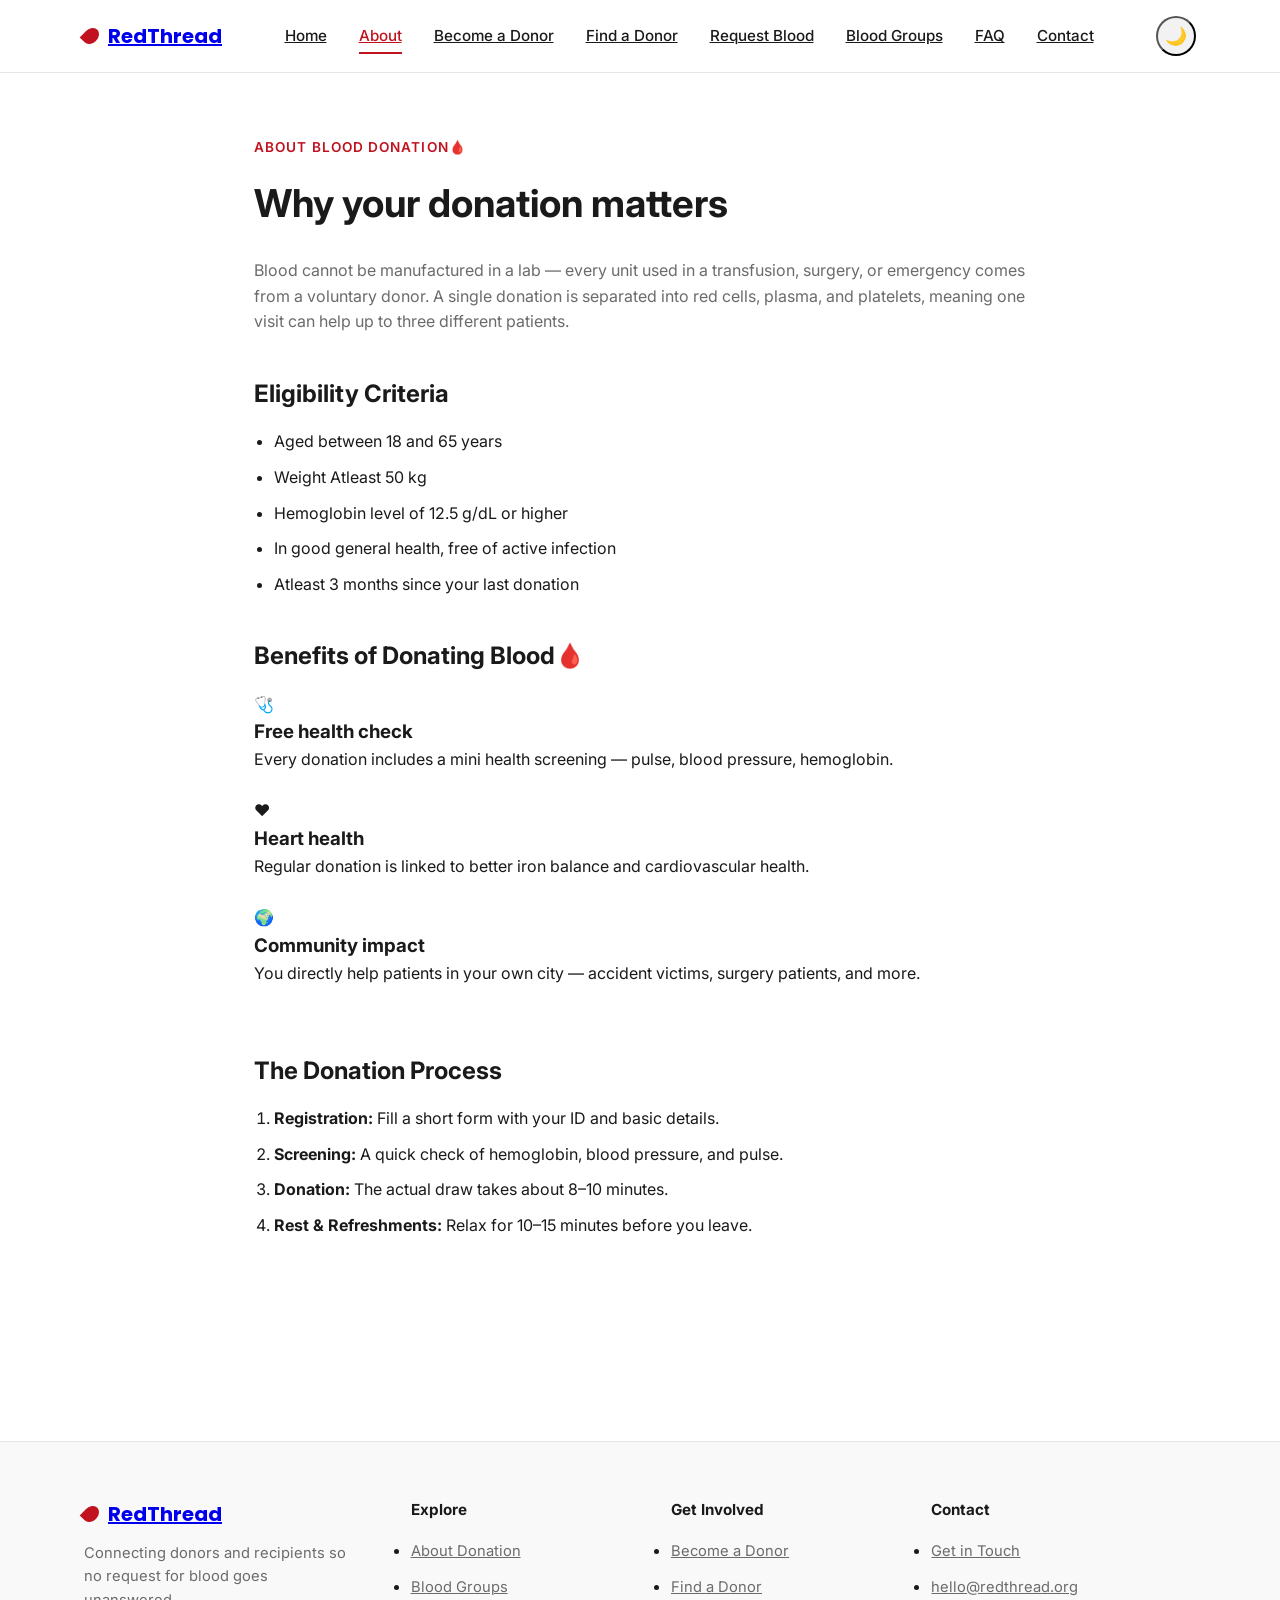
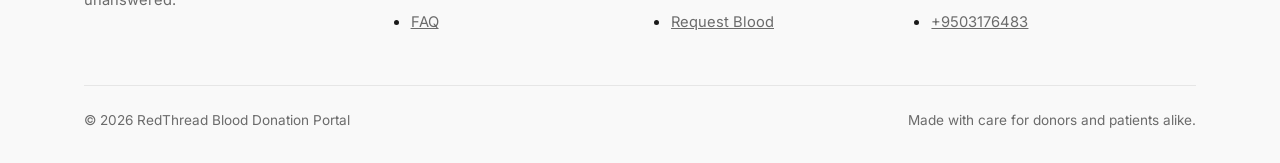
<file: about.html>
<!DOCTYPE html>
<html lang="en">
<head>
  <meta charset="UTF-8" />
  <meta name="viewport" content="width=device-width, initial-scale=1.0" />
  <title>About | RedThread</title>
  <link rel="stylesheet" href="css/style.css" />
  <link rel="stylesheet" href="css/responsive.css" />
</head>
<body>

  <header class="navbar">
    <div class="container">
      <a href="index.html" class="nav-logo">
        <span class="drop"></span>
        RedThread
      </a>

      <nav class="nav-links">
        <a href="index.html">Home</a>
        <a href="about.html">About</a>
        <a href="donor.html">Become a Donor</a>
        <a href="finddonor.html">Find a Donor</a>
        <a href="request.html">Request Blood</a>
        <a href="bloodgroups.html">Blood Groups</a>
        <a href="faq.html">FAQ</a>
        <a href="contact.html">Contact</a>
      </nav>

      <div class="nav-actions">
        <button class="theme-toggle" aria-label="Toggle dark mode">🌙</button>
        <button class="nav-toggle" aria-label="Open menu">
          <span></span><span></span><span></span>
        </button>
      </div>
    </div>
  </header>

  <main>
    <section class="section" style="padding-top:64px;">
      <div class="container" style="max-width:820px;">
        <p class="eyebrow">About Blood Donation🩸</p>
        <h1 style="font-size:2.4rem; margin:14px 0 24px;">Why your donation matters</h1>
        <p style="color:var(--color-gray-dark); margin-bottom:40px;">Blood cannot be manufactured in a lab — every unit used in a transfusion, surgery, or emergency comes from a voluntary donor. A single donation is separated into red cells, plasma, and platelets, meaning one visit can help up to three different patients.</p>

        <h2 style="margin-bottom:16px;">Eligibility Criteria</h2>
        <ul style="color:var(--color-text); margin-bottom:40px; padding-left:20px; list-style:disc;">
          <li style="margin-bottom:10px;">Aged between 18 and 65 years</li>
          <li style="margin-bottom:10px;">Weight Atleast 50 kg</li>
          <li style="margin-bottom:10px;">Hemoglobin level of 12.5 g/dL or higher</li>
          <li style="margin-bottom:10px;">In good general health, free of active infection</li>
          <li style="margin-bottom:10px;">Atleast 3 months since your last donation</li>
        </ul>

        <h2 style="margin-bottom:16px;">Benefits of Donating Blood🩸</h2>
        <div class="features-grid" style="margin-bottom:40px;">
          <div class="feature-card"><div class="feature-icon">🩺</div><h3>Free health check</h3><p>Every donation includes a mini health screening — pulse, blood pressure, hemoglobin.</p></div><br>
          <div class="feature-card"><div class="feature-icon">❤️</div><h3>Heart health</h3><p>Regular donation is linked to better iron balance and cardiovascular health.</p></div><br>
          <div class="feature-card"><div class="feature-icon">🌍</div><h3>Community impact</h3><p>You directly help patients in your own city — accident victims, surgery patients, and more.</p></div><br>
        </div>

        <h2 style="margin-bottom:16px;">The Donation Process</h2>
        <ol style="color:var(--color-text); padding-left:20px; list-style:decimal;">
          <li style="margin-bottom:10px;"><strong>Registration:</strong> Fill a short form with your ID and basic details.</li>
          <li style="margin-bottom:10px;"><strong>Screening:</strong> A quick check of hemoglobin, blood pressure, and pulse.</li>
          <li style="margin-bottom:10px;"><strong>Donation:</strong> The actual draw takes about 8–10 minutes.</li>
          <li style="margin-bottom:10px;"><strong>Rest & Refreshments:</strong> Relax for 10–15 minutes before you leave.</li>
        </ol>
      </div>
    </section>
  </main>

  <footer class="footer">
    <div class="container">
      <div class="footer-grid">
        <div class="footer-brand">
          <a href="index.html" class="nav-logo">
            <span class="drop"></span>
            RedThread
          </a>
          <p>Connecting donors and recipients so no request for blood goes unanswered.</p>
        </div>

        <div>
          <h4>Explore</h4>
          <ul>
            <li><a href="about.html">About Donation</a></li>
            <li><a href="bloodgroups.html">Blood Groups</a></li>
            <li><a href="faq.html">FAQ</a></li>
          </ul>
        </div>

        <div>
          <h4>Get Involved</h4>
          <ul>
            <li><a href="donor.html">Become a Donor</a></li>
            <li><a href="finddonor.html">Find a Donor</a></li>
            <li><a href="request.html">Request Blood</a></li>
          </ul>
        </div>

        <div>
          <h4>Contact</h4>
          <ul>
            <li><a href="contact.html">Get in Touch</a></li>
            <li><a href="mailto:hello@redthread.org">hello@redthread.org</a></li>
            <li><a href="tel:+9503176483">+9503176483</a></li>
          </ul>
        </div>
      </div>

      <div class="footer-bottom">
        <span>© 2026 RedThread Blood Donation Portal</span>
        <span>Made with care for donors and patients alike.</span>
      </div>
    </div>
  </footer>

  <script src="js/script.js"></script>
</body>
</html>
</file>
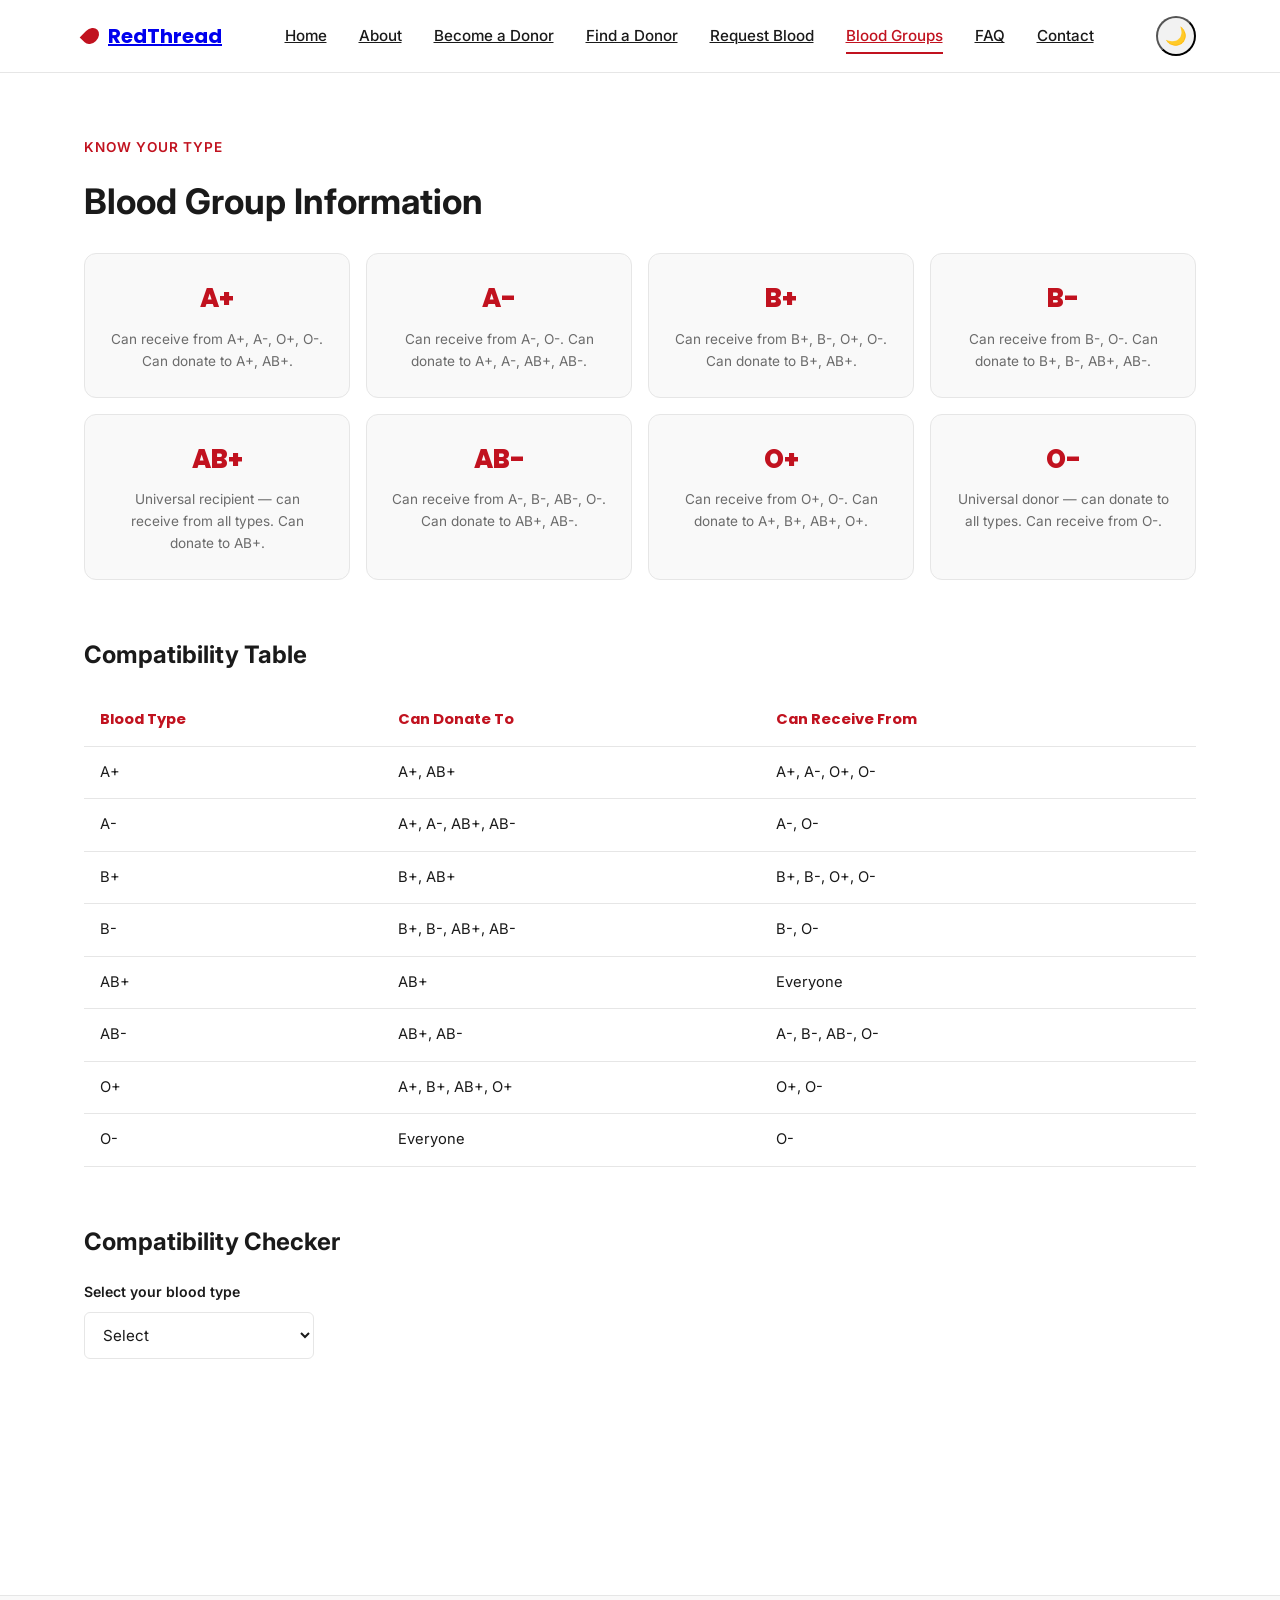
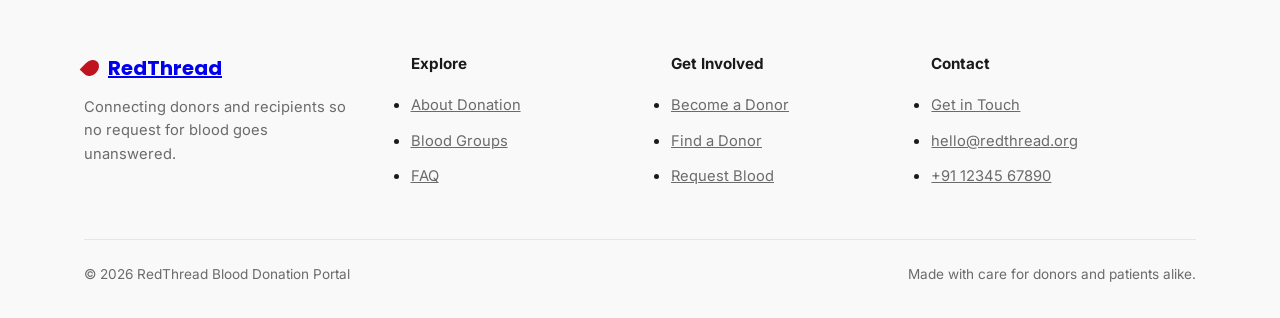
<file: bloodgroups.html>
<!DOCTYPE html>
<html lang="en">
<head>
  <meta charset="UTF-8" />
  <meta name="viewport" content="width=device-width, initial-scale=1.0" />
  <title>Blood Groups | RedThread</title>
  <link rel="stylesheet" href="css/style.css" />
  <link rel="stylesheet" href="css/form.css" />
  <link rel="stylesheet" href="css/responsive.css" />
</head>
<body>

  <header class="navbar">
    <div class="container">
      <a href="index.html" class="nav-logo">
        <span class="drop"></span>
        RedThread
      </a>

      <nav class="nav-links">
        <a href="index.html">Home</a>
        <a href="about.html">About</a>
        <a href="donor.html">Become a Donor</a>
        <a href="finddonor.html">Find a Donor</a>
        <a href="request.html">Request Blood</a>
        <a href="bloodgroups.html">Blood Groups</a>
        <a href="faq.html">FAQ</a>
        <a href="contact.html">Contact</a>
      </nav>

      <div class="nav-actions">
        <button class="theme-toggle" aria-label="Toggle dark mode">🌙</button>
        <button class="nav-toggle" aria-label="Open menu">
          <span></span><span></span><span></span>
        </button>
      </div>
    </div>
  </header>

  <main>
    <section class="section" style="padding-top:64px;">
      <div class="container">
        <p class="eyebrow">Know your type</p>
        <h1 style="font-size:2.2rem; margin:14px 0 24px;">Blood Group Information</h1>

        <div class="bg-grid">
          <div class="bg-card"><div class="bg-type">A+</div><p>Can receive from A+, A-, O+, O-. Can donate to A+, AB+.</p></div>
          <div class="bg-card"><div class="bg-type">A-</div><p>Can receive from A-, O-. Can donate to A+, A-, AB+, AB-.</p></div>
          <div class="bg-card"><div class="bg-type">B+</div><p>Can receive from B+, B-, O+, O-. Can donate to B+, AB+.</p></div>
          <div class="bg-card"><div class="bg-type">B-</div><p>Can receive from B-, O-. Can donate to B+, B-, AB+, AB-.</p></div>
          <div class="bg-card"><div class="bg-type">AB+</div><p>Universal recipient — can receive from all types. Can donate to AB+.</p></div>
          <div class="bg-card"><div class="bg-type">AB-</div><p>Can receive from A-, B-, AB-, O-. Can donate to AB+, AB-.</p></div>
          <div class="bg-card"><div class="bg-type">O+</div><p>Can receive from O+, O-. Can donate to A+, B+, AB+, O+.</p></div>
          <div class="bg-card"><div class="bg-type">O-</div><p>Universal donor — can donate to all types. Can receive from O-.</p></div>
        </div>

        <h2 style="margin:56px 0 20px;">Compatibility Table</h2>
        <div style="overflow-x:auto;">
          <table class="compat-table">
            <thead>
              <tr><th>Blood Type</th><th>Can Donate To</th><th>Can Receive From</th></tr>
            </thead>

            <tbody>
              <tr><td>A+</td><td>A+, AB+</td><td>A+, A-, O+, O-</td></tr>
              <tr><td>A-</td><td>A+, A-, AB+, AB-</td><td>A-, O-</td></tr>
              <tr><td>B+</td><td>B+, AB+</td><td>B+, B-, O+, O-</td></tr>
              <tr><td>B-</td><td>B+, B-, AB+, AB-</td><td>B-, O-</td></tr>
              <tr><td>AB+</td><td>AB+</td><td>Everyone</td></tr>
              <tr><td>AB-</td><td>AB+, AB-</td><td>A-, B-, AB-, O-</td></tr>
              <tr><td>O+</td><td>A+, B+, AB+, O+</td><td>O+, O-</td></tr>
              <tr><td>O-</td><td>Everyone</td><td>O-</td></tr>
            </tbody>
          </table>
        </div>

        <h2 style="margin:56px 0 20px;">Compatibility Checker</h2>
        <div class="form-row-group" style="max-width:480px; margin-bottom:24px;">
          <div class="form-row">
            <label for="checkerType">Select your blood type</label>
            <select id="checkerType">
              <option value="">Select</option>
              <option>A+</option><option>A-</option>
              <option>B+</option><option>B-</option>
              <option>AB+</option><option>AB-</option>
              <option>O+</option><option>O-</option>
            </select>
          </div>
        </div>

        <div id="checker-result" class="checker-result"></div>
      </div>
    </section>
  </main>

  <footer class="footer">
    <div class="container">
      <div class="footer-grid">
        <div class="footer-brand">
          <a href="index.html" class="nav-logo">
            <span class="drop"></span>
            RedThread
          </a>
          
          <p>Connecting donors and recipients so no request for blood goes unanswered.</p>
        </div>

        <div>
          <h4>Explore</h4>
          <ul>
            <li><a href="about.html">About Donation</a></li>
            <li><a href="bloodgroups.html">Blood Groups</a></li>
            <li><a href="faq.html">FAQ</a></li>
          </ul>
        </div>

        <div>
          <h4>Get Involved</h4>
          <ul>
            <li><a href="donor.html">Become a Donor</a></li>
            <li><a href="finddonor.html">Find a Donor</a></li>
            <li><a href="request.html">Request Blood</a></li>
          </ul>
        </div>

        <div>
          <h4>Contact</h4>
          <ul>
            <li><a href="contact.html">Get in Touch</a></li>
            <li><a href="mailto:hello@redthread.org">hello@redthread.org</a></li>
            <li><a href="tel:+911234567890">+91 12345 67890</a></li>
          </ul>
        </div>
      </div>

      <div class="footer-bottom">
        <span>© 2026 RedThread Blood Donation Portal</span>
        <span>Made with care for donors and patients alike.</span>
      </div>
    </div>
  </footer>

  <script src="js/script.js"></script>
</body>
</html>
</file>
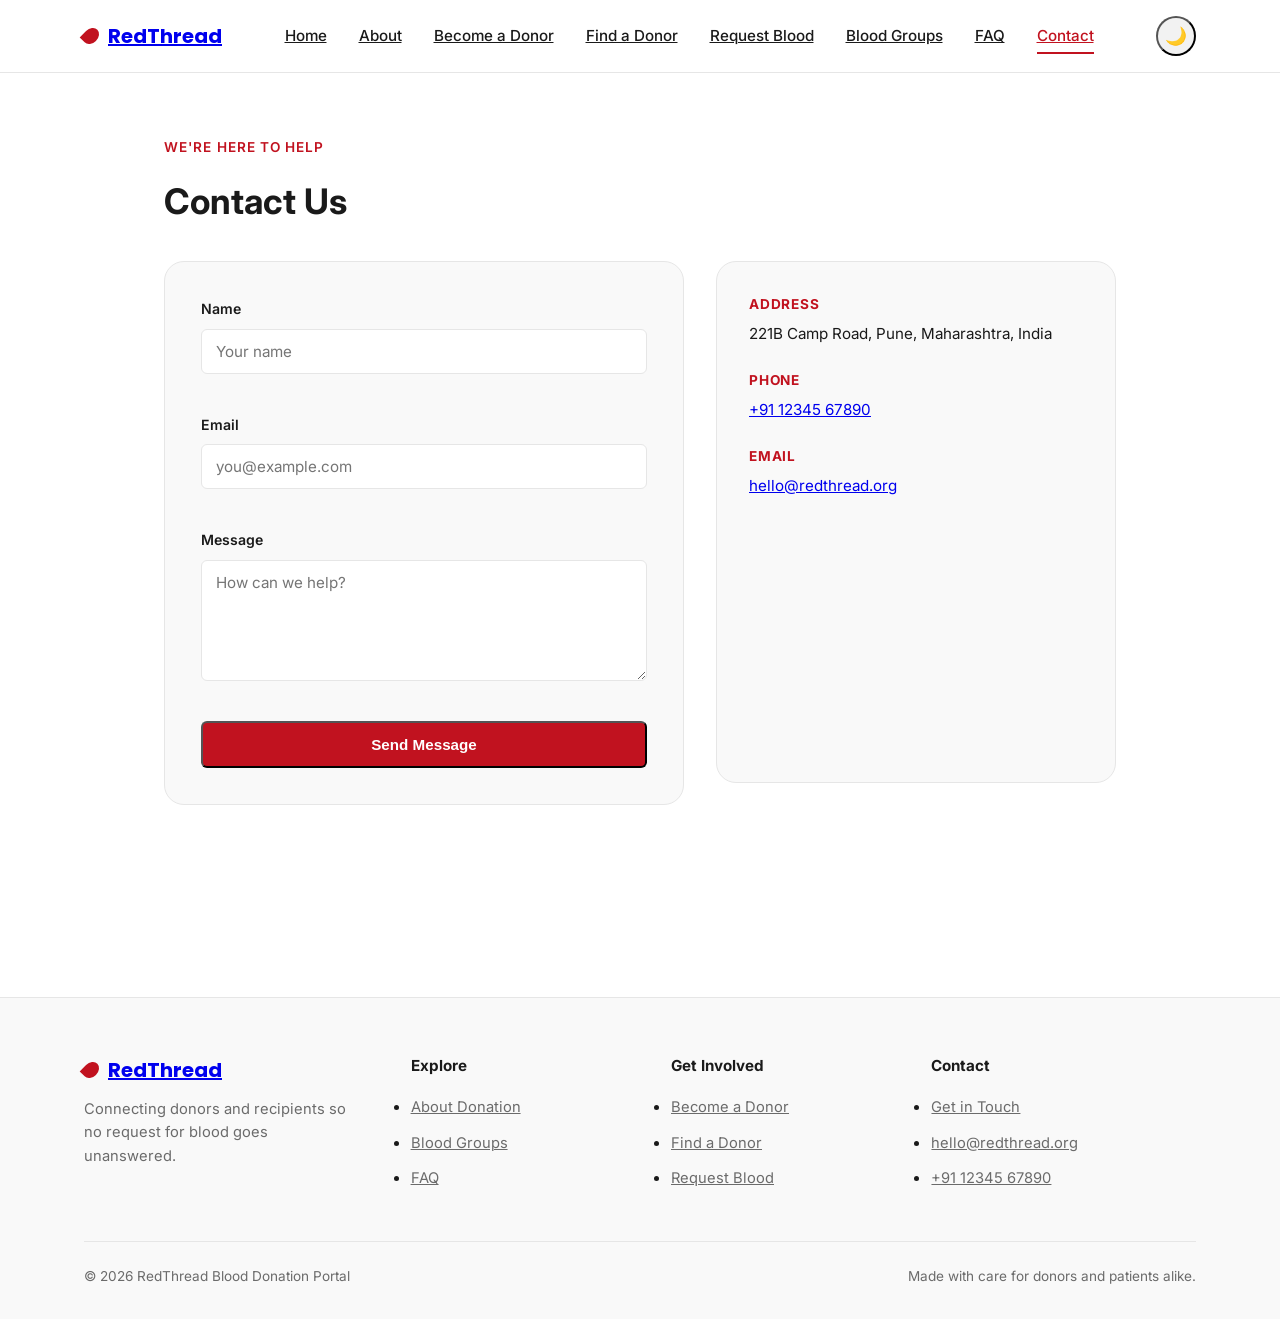
<file: contact.html>
<!DOCTYPE html>
<html lang="en">
<head>
  <meta charset="UTF-8" />
  <meta name="viewport" content="width=device-width, initial-scale=1.0" />
  <title>Contact | RedThread</title>
  <link rel="stylesheet" href="css/style.css" />
  <link rel="stylesheet" href="css/form.css" />
  <link rel="stylesheet" href="css/responsive.css" />
</head>
<body>

  <header class="navbar">
    <div class="container">
      <a href="index.html" class="nav-logo">
        <span class="drop"></span>
        RedThread
      </a>

      <nav class="nav-links">
        <a href="index.html">Home</a>
        <a href="about.html">About</a>
        <a href="donor.html">Become a Donor</a>
        <a href="finddonor.html">Find a Donor</a>
        <a href="request.html">Request Blood</a>
        <a href="bloodgroups.html">Blood Groups</a>
        <a href="faq.html">FAQ</a>
        <a href="contact.html">Contact</a>
      </nav>

      <div class="nav-actions">
        <button class="theme-toggle" aria-label="Toggle dark mode">🌙</button>
        <button class="nav-toggle" aria-label="Open menu">
          <span></span><span></span><span></span>
        </button>
      </div>
    </div>
  </header>

  <main>
    <section class="section" style="padding-top:64px;">
      <div class="container" style="max-width:1000px;">
        <p class="eyebrow">We're here to help</p>
        <h1 style="font-size:2.2rem; margin:14px 0 32px;">Contact Us</h1>

        <div class="contact-grid">
          <form id="contact-form" class="app-form" novalidate>
            <div class="form-row">
              <label for="contactName">Name</label>
              <input type="text" id="contactName" name="name" placeholder="Your name" required />
              <span class="error-msg"></span>
            </div>
            <div class="form-row">
              <label for="contactEmail">Email</label>
              <input type="email" id="contactEmail" name="email" placeholder="you@example.com" required />
              <span class="error-msg"></span>
            </div>
            <div class="form-row">
              <label for="contactMessage">Message</label>
              <textarea id="contactMessage" name="message" rows="5" placeholder="How can we help?" required></textarea>
              <span class="error-msg"></span>
            </div>
            <button type="submit" class="btn btn-primary" style="width:100%;">Send Message</button>
          </form>

          <div class="contact-info">
            <div class="contact-info-item">
              <h4>Address</h4>
              <p>221B Camp Road, Pune, Maharashtra, India</p>
            </div>
            <div class="contact-info-item">
              <h4>Phone</h4>
              <p><a href="tel:+911234567890">+91 12345 67890</a></p>
            </div>
            <div class="contact-info-item">
              <h4>Email</h4>
              <p><a href="mailto:hello@redthread.org">hello@redthread.org</a></p>
            </div>
            
            <div class="contact-map">
              <iframe
                title="RedThread location map"
                src="https://www.google.com/maps?q=Pune,Maharashtra&output=embed"
                width="100%" height="220" style="border:0; border-radius: var(--radius-md);"
                loading="lazy">
              </iframe>
            </div>
          </div>
        </div>
      </div>
    </section>

    <div id="success-popup" class="popup-overlay hidden">
      <div class="popup-box">
        <div class="popup-icon">✓</div>
        <h3>Message sent</h3>
        <p>Thanks for reaching out — we'll get back to you shortly.</p>
        <button class="btn btn-primary" id="popup-close">Done</button>
      </div>
    </div>
  </main>

  <footer class="footer">
    <div class="container">
      <div class="footer-grid">
        <div class="footer-brand">
          <a href="index.html" class="nav-logo">
            <span class="drop"></span>
            RedThread
          </a>
          <p>Connecting donors and recipients so no request for blood goes unanswered.</p>
        </div>

        <div>
          <h4>Explore</h4>
          <ul>
            <li><a href="about.html">About Donation</a></li>
            <li><a href="bloodgroups.html">Blood Groups</a></li>
            <li><a href="faq.html">FAQ</a></li>
          </ul>
        </div>

        <div>
          <h4>Get Involved</h4>
          <ul>
            <li><a href="donor.html">Become a Donor</a></li>
            <li><a href="finddonor.html">Find a Donor</a></li>
            <li><a href="request.html">Request Blood</a></li>
          </ul>
        </div>

        <div>
          <h4>Contact</h4>
          <ul>
            <li><a href="contact.html">Get in Touch</a></li>
            <li><a href="mailto:hello@redthread.org">hello@redthread.org</a></li>
            <li><a href="tel:+911234567890">+91 12345 67890</a></li>
          </ul>
        </div>
      </div>

      <div class="footer-bottom">
        <span>© 2026 RedThread Blood Donation Portal</span>
        <span>Made with care for donors and patients alike.</span>
      </div>
    </div>
  </footer>

  <script src="js/script.js"></script>
  <script src="js/storage.js"></script>
</body>
</html>
</file>
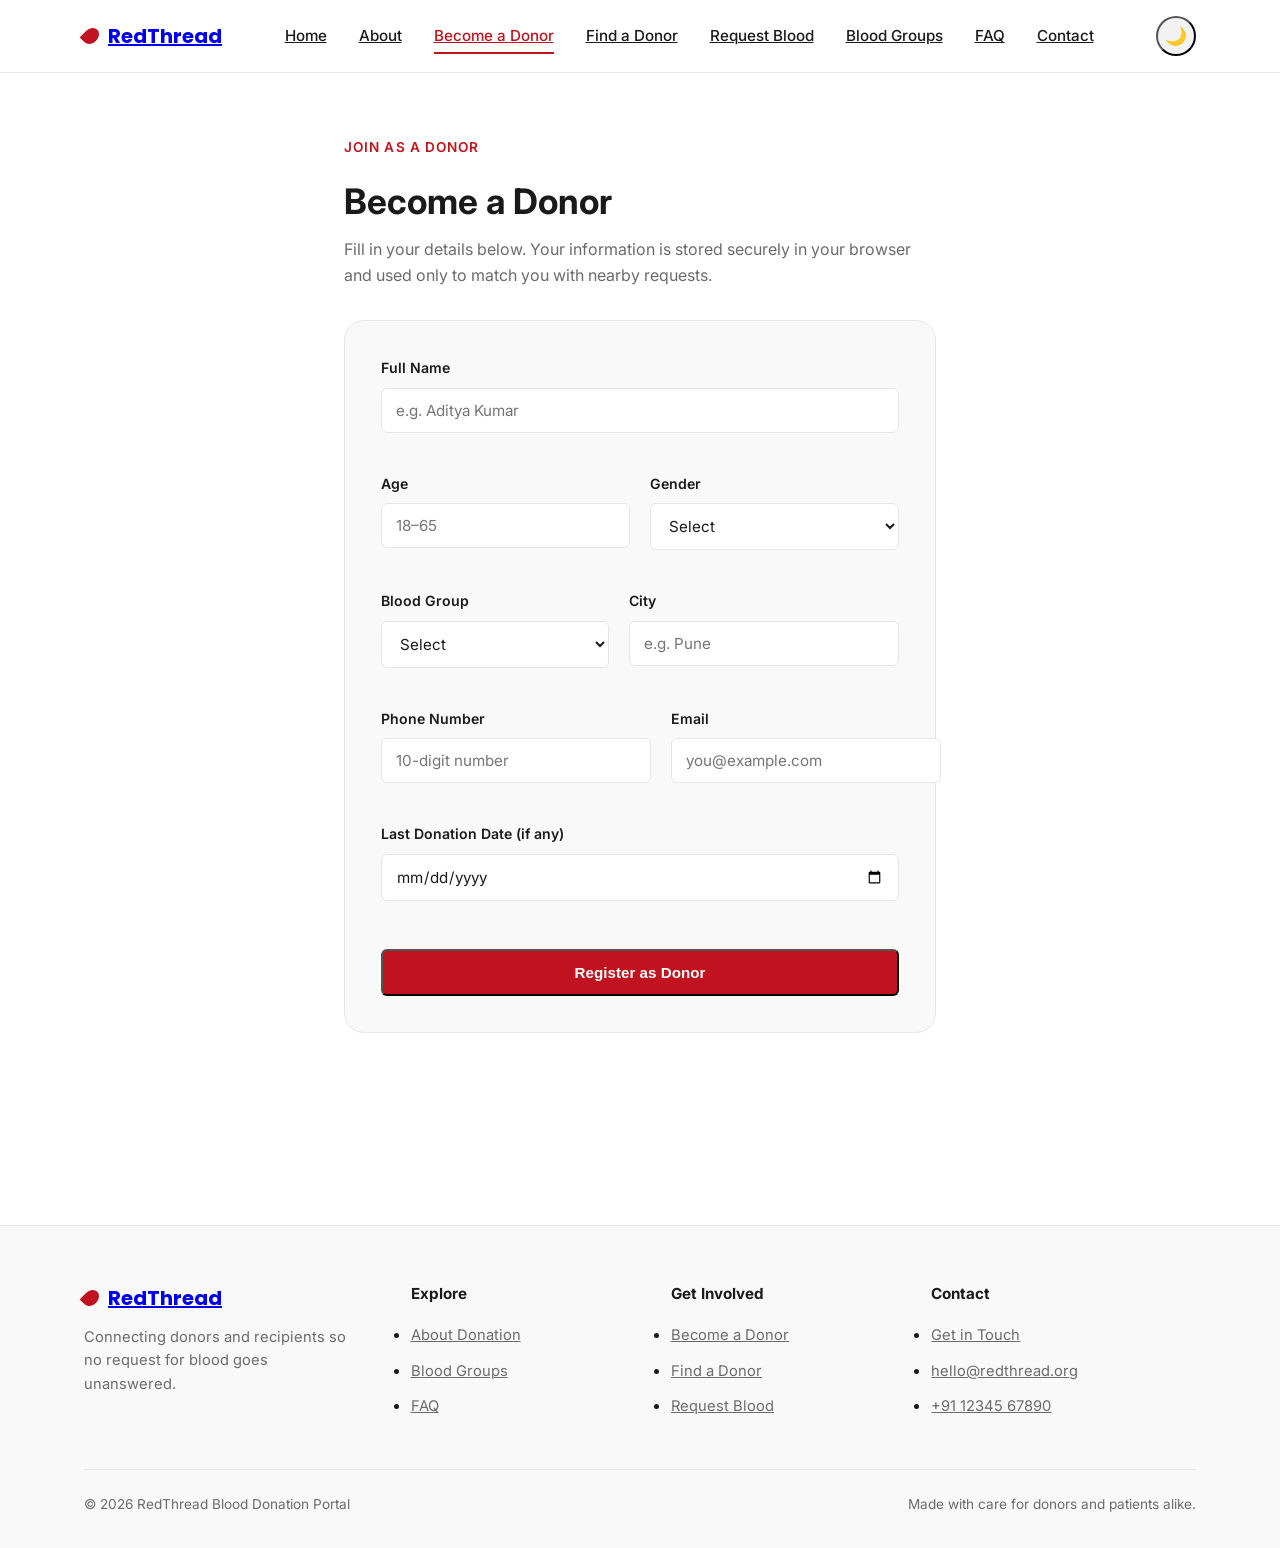
<file: donor.html>
<!DOCTYPE html>
<html lang="en">
<head>
  <meta charset="UTF-8" />
  <meta name="viewport" content="width=device-width, initial-scale=1.0" />
  <title>Become a Donor | RedThread</title>
  <link rel="stylesheet" href="css/style.css" />
  <link rel="stylesheet" href="css/form.css" />
  <link rel="stylesheet" href="css/responsive.css" />
</head>
<body>

  <header class="navbar">
    <div class="container">
      <a href="index.html" class="nav-logo">
        <span class="drop"></span>
        RedThread
      </a>

      <nav class="nav-links">
        <a href="index.html">Home</a>
        <a href="about.html">About</a>
        <a href="donor.html">Become a Donor</a>
        <a href="finddonor.html">Find a Donor</a>
        <a href="request.html">Request Blood</a>
        <a href="bloodgroups.html">Blood Groups</a>
        <a href="faq.html">FAQ</a>
        <a href="contact.html">Contact</a>
      </nav>

      <div class="nav-actions">
        <button class="theme-toggle" aria-label="Toggle dark mode">🌙</button>
        <button class="nav-toggle" aria-label="Open menu">
          <span></span><span></span><span></span>
        </button>
      </div>
    </div>
  </header>

  <main>
    <section class="section" style="padding-top:64px;">
      <div class="container" style="max-width:640px;">
        <p class="eyebrow">Join as a donor</p>
        <h1 style="font-size:2.2rem; margin:14px 0 8px;">Become a Donor</h1>
        <p style="color:var(--color-gray-dark); margin-bottom:32px;">Fill in your details below. Your information is stored securely in your browser and used only to match you with nearby requests.</p>

        <form id="donor-form" class="app-form" novalidate>
          <div class="form-row">
            <label for="fullName">Full Name</label>
            <input type="text" id="fullName" name="fullName" placeholder="e.g. Aditya Kumar" required />
            <span class="error-msg"></span>
          </div>

          <div class="form-row-group">
            <div class="form-row">
              <label for="age">Age</label>
              <input type="number" id="age" name="age" min="18" max="65" placeholder="18–65" required />
              <span class="error-msg"></span>
            </div>
            <div class="form-row">
              <label for="gender">Gender</label>
              <select id="gender" name="gender" required>
                <option value="">Select</option>
                <option>Male</option>
                <option>Female</option>
                <option>Other</option>
              </select>
              <span class="error-msg"></span>
            </div>
          </div>

          <div class="form-row-group">
            <div class="form-row">
              <label for="bloodGroup">Blood Group</label>
              <select id="bloodGroup" name="bloodGroup" required>
                <option value="">Select</option>
                <option>A+</option><option>A-</option>
                <option>B+</option><option>B-</option>
                <option>AB+</option><option>AB-</option>
                <option>O+</option><option>O-</option>
              </select>
              <span class="error-msg"></span>
            </div>
            <div class="form-row">
              <label for="city">City</label>
              <input type="text" id="city" name="city" placeholder="e.g. Pune" required />
              <span class="error-msg"></span>
            </div>
          </div>

          <div class="form-row-group">
            <div class="form-row">
              <label for="phone">Phone Number</label>
              <input type="tel" id="phone" name="phone" placeholder="10-digit number" required />
              <span class="error-msg"></span>
            </div>
            <div class="form-row">
              <label for="email">Email</label>
              <input type="email" id="email" name="email" placeholder="you@example.com" required />
              <span class="error-msg"></span>
            </div>
          </div>

          <div class="form-row">
            <label for="lastDonation">Last Donation Date (if any)</label>
            <input type="date" id="lastDonation" name="lastDonation" />
            <span class="error-msg"></span>
          </div>

          <button type="submit" class="btn btn-primary" style="width:100%; margin-top:8px;">Register as Donor</button>
        </form>
      </div>
    </section>

    <!-- Success popup -->
    <div id="success-popup" class="popup-overlay hidden">
      <div class="popup-box">
        <div class="popup-icon">✓</div>
        <h3>Thank you for registering!</h3>
        <p>You've been added to the donor list. We'll reach out when someone nearby needs your blood group.</p>
        <button class="btn btn-primary" id="popup-close">Done</button>
      </div>
    </div>
  </main>

  <footer class="footer">
    <div class="container">
      <div class="footer-grid">
        <div class="footer-brand">
          <a href="index.html" class="nav-logo">
            <span class="drop"></span>
            RedThread
          </a>
          <p>Connecting donors and recipients so no request for blood goes unanswered.</p>
        </div>

        <div>
          <h4>Explore</h4>
          <ul>
            <li><a href="about.html">About Donation</a></li>
            <li><a href="bloodgroups.html">Blood Groups</a></li>
            <li><a href="faq.html">FAQ</a></li>
          </ul>
        </div>

        <div>
          <h4>Get Involved</h4>
          <ul>
            <li><a href="donor.html">Become a Donor</a></li>
            <li><a href="finddonor.html">Find a Donor</a></li>
            <li><a href="request.html">Request Blood</a></li>
          </ul>
        </div>

        <div>
          <h4>Contact</h4>
          <ul>
            <li><a href="contact.html">Get in Touch</a></li>
            <li><a href="mailto:hello@redthread.org">hello@redthread.org</a></li>
            <li><a href="tel:+911234567890">+91 12345 67890</a></li>
          </ul>
        </div>
      </div>

      <div class="footer-bottom">
        <span>© 2026 RedThread Blood Donation Portal</span>
        <span>Made with care for donors and patients alike.</span>
      </div>
    </div>
  </footer>

  <script src="js/script.js"></script>
  <script src="js/storage.js"></script>
  <script src="js/donor.js"></script>
</body>
</html>
</file>
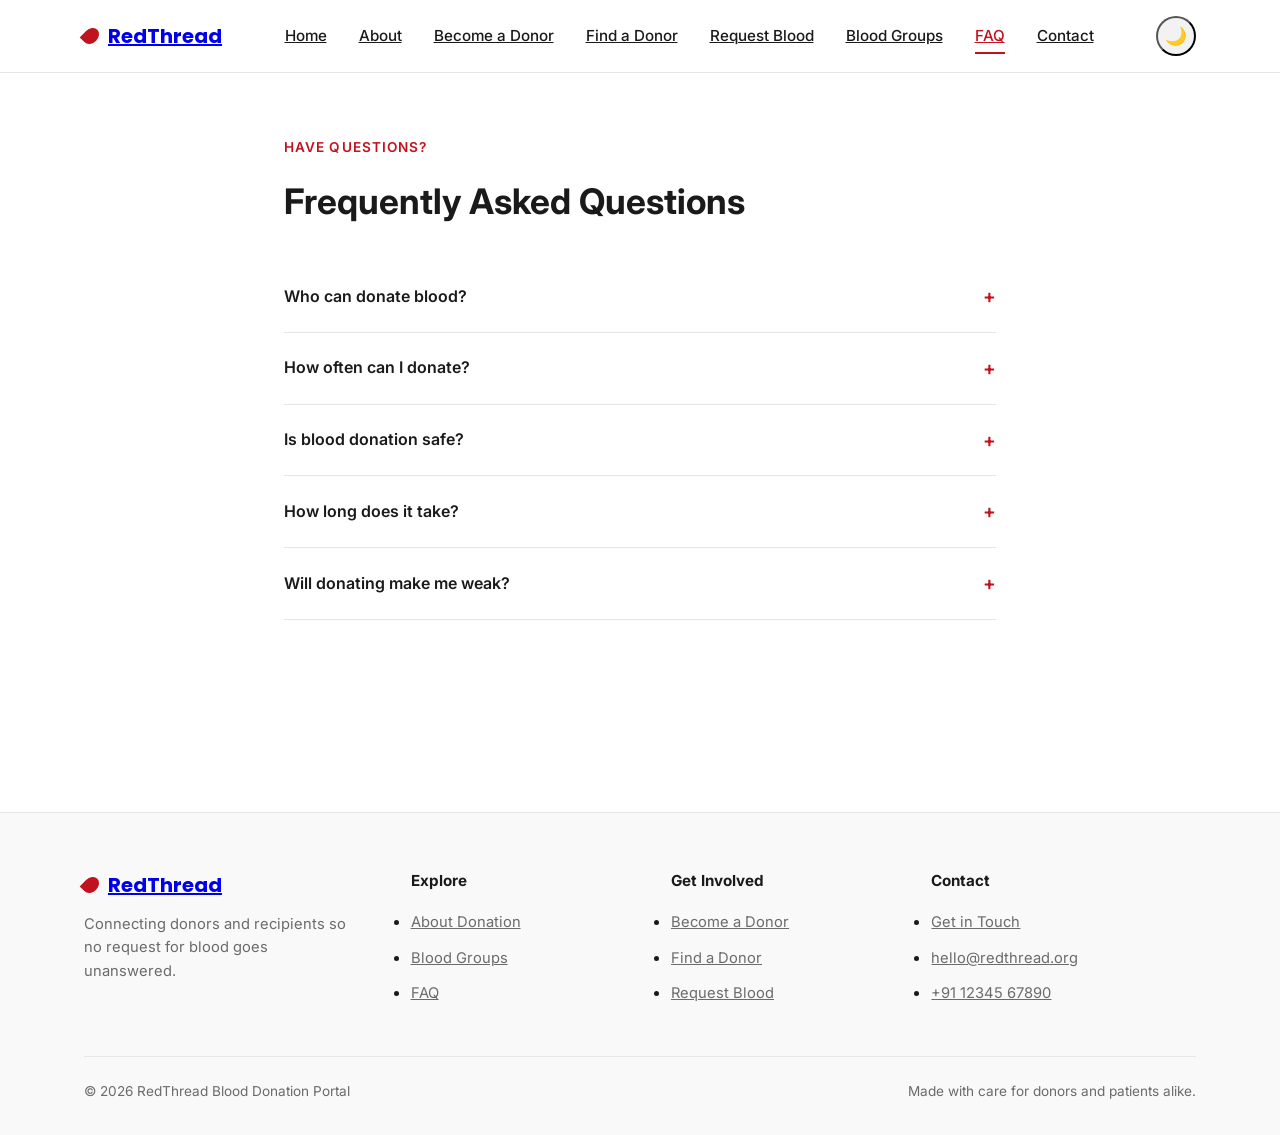
<file: faq.html>
<!DOCTYPE html>
<html lang="en">
<head>
  <meta charset="UTF-8" />
  <meta name="viewport" content="width=device-width, initial-scale=1.0" />
  <title>FAQ | RedThread</title>
  <link rel="stylesheet" href="css/style.css" />
  <link rel="stylesheet" href="css/form.css" />
  <link rel="stylesheet" href="css/responsive.css" />
</head>
<body>

  <header class="navbar">
    <div class="container">
      <a href="index.html" class="nav-logo">
        <span class="drop"></span>
        RedThread
      </a>

      <nav class="nav-links">
        <a href="index.html">Home</a>
        <a href="about.html">About</a>
        <a href="donor.html">Become a Donor</a>
        <a href="finddonor.html">Find a Donor</a>
        <a href="request.html">Request Blood</a>
        <a href="bloodgroups.html">Blood Groups</a>
        <a href="faq.html">FAQ</a>
        <a href="contact.html">Contact</a>
      </nav>

      <div class="nav-actions">
        <button class="theme-toggle" aria-label="Toggle dark mode">🌙</button>
        <button class="nav-toggle" aria-label="Open menu">
          <span></span><span></span><span></span>
        </button>
      </div>
    </div>
  </header>

  <main>
    <section class="section" style="padding-top:64px;">
      <div class="container" style="max-width:760px;">
        <p class="eyebrow">Have questions?</p>
        <h1 style="font-size:2.2rem; margin:14px 0 32px;">Frequently Asked Questions</h1>

        <div class="faq-list">
          <details class="faq-item">
            <summary class="faq-question">Who can donate blood? <span class="faq-icon">+</span></summary>
            <div class="faq-answer"><p>Most healthy adults aged 18–65, weighing at least 50 kg, with hemoglobin above 12.5 g/dL, can donate. A quick screening at the donation site confirms eligibility on the day.</p></div>
          </details>
          <details class="faq-item">
            <summary class="faq-question">How often can I donate? <span class="faq-icon">+</span></summary>
            <div class="faq-answer"><p>Whole blood donation is generally safe every 3 months, giving your body enough time to replenish red blood cells and iron stores.</p></div>
          </details>
          <details class="faq-item">
            <summary class="faq-question">Is blood donation safe? <span class="faq-icon">+</span></summary>
            <div class="faq-answer"><p>Yes. All equipment is sterile and single-use, handled by trained medical staff, so there's no risk of infection to the donor.</p></div>
          </details>
          <details class="faq-item">
            <summary class="faq-question">How long does it take? <span class="faq-icon">+</span></summary>
            <div class="faq-answer"><p>The full visit — registration, screening, donation, and rest — takes about 30–45 minutes. The actual blood draw is only 8–10 minutes.</p></div>
          </details>
          <details class="faq-item">
            <summary class="faq-question">Will donating make me weak? <span class="faq-icon">+</span></summary>
            <div class="faq-answer"><p>Most donors feel completely normal within a few hours. Eating well and staying hydrated before and after donating helps you recover faster.</p></div>
          </details>
        </div>
      </div>
    </section>
  </main>

  <footer class="footer">
    <div class="container">
      <div class="footer-grid">
        <div class="footer-brand">
          <a href="index.html" class="nav-logo">
            <span class="drop"></span>
            RedThread
          </a>
          <p>Connecting donors and recipients so no request for blood goes unanswered.</p>
        </div>

        <div>
          <h4>Explore</h4>
          <ul>
            <li><a href="about.html">About Donation</a></li>
            <li><a href="bloodgroups.html">Blood Groups</a></li>
            <li><a href="faq.html">FAQ</a></li>
          </ul>
        </div>

        <div>
          <h4>Get Involved</h4>
          <ul>
            <li><a href="donor.html">Become a Donor</a></li>
            <li><a href="finddonor.html">Find a Donor</a></li>
            <li><a href="request.html">Request Blood</a></li>
          </ul>
        </div>

        <div>
          <h4>Contact</h4>
          <ul>
            <li><a href="contact.html">Get in Touch</a></li>
            <li><a href="mailto:hello@redthread.org">hello@redthread.org</a></li>
            <li><a href="tel:+911234567890">+91 12345 67890</a></li>
          </ul>
        </div>
      </div>

      <div class="footer-bottom">
        <span>© 2026 RedThread Blood Donation Portal</span>
        <span>Made with care for donors and patients alike.</span>
      </div>
    </div>
  </footer>

  <script src="js/script.js"></script>
</body>
</html>
</file>
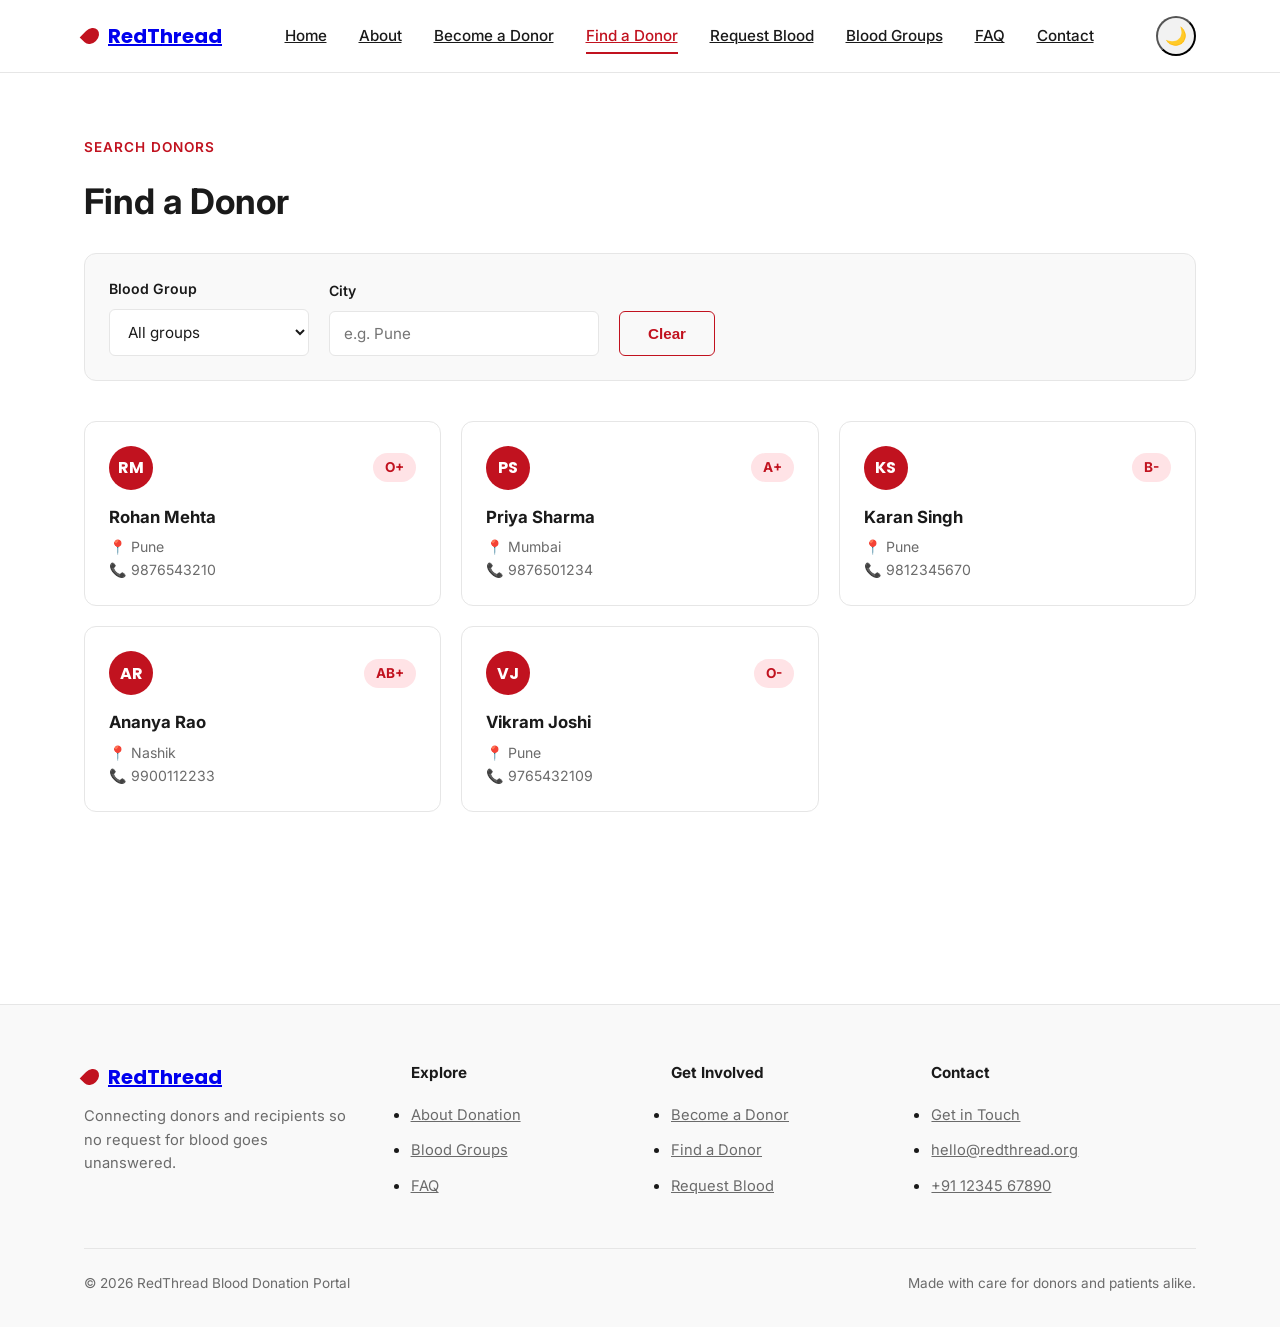
<file: finddonor.html>
<!DOCTYPE html>
<html lang="en">
<head>
  <meta charset="UTF-8" />
  <meta name="viewport" content="width=device-width, initial-scale=1.0" />
  <title>Find a Donor | RedThread</title>
  <link rel="stylesheet" href="css/style.css" />
  <link rel="stylesheet" href="css/form.css" />
  <link rel="stylesheet" href="css/responsive.css" />
</head>
<body>

  <header class="navbar">
    <div class="container">
      <a href="index.html" class="nav-logo">
        <span class="drop"></span>
        RedThread
      </a>

      <nav class="nav-links">
        <a href="index.html">Home</a>
        <a href="about.html">About</a>
        <a href="donor.html">Become a Donor</a>
        <a href="finddonor.html">Find a Donor</a>
        <a href="request.html">Request Blood</a>
        <a href="bloodgroups.html">Blood Groups</a>
        <a href="faq.html">FAQ</a>
        <a href="contact.html">Contact</a>
      </nav>

      <div class="nav-actions">
        <button class="theme-toggle" aria-label="Toggle dark mode">🌙</button>
        <button class="nav-toggle" aria-label="Open menu">
          <span></span><span></span><span></span>
        </button>
      </div>
    </div>
  </header>

  <main>
    <section class="section" style="padding-top:64px;">
      <div class="container">
        <p class="eyebrow">Search donors</p>
        <h1 style="font-size:2.2rem; margin:14px 0 24px;">Find a Donor</h1>

        <div class="search-bar">
          <div class="form-row">
            <label for="filterBloodGroup">Blood Group</label>
            <select id="filterBloodGroup">
              <option value="">All groups</option>
              <option>A+</option><option>A-</option>
              <option>B+</option><option>B-</option>
              <option>AB+</option><option>AB-</option>
              <option>O+</option><option>O-</option>
            </select>
          </div>
          <div class="form-row">
            <label for="filterCity">City</label>
            <input type="text" id="filterCity" placeholder="e.g. Pune" />
          </div>
          <button id="clear-filters" class="btn btn-outline" style="align-self:flex-end;">Clear</button>
        </div>

        <div id="donor-results" class="donor-grid"></div>
        <p id="no-results" class="hidden" style="color:var(--color-gray-dark); text-align:center; padding:48px 0;">No donors match your search yet. Try a different blood group or city, or check back soon.</p>
      </div>
    </section>
  </main>

  <footer class="footer">
    <div class="container">
      <div class="footer-grid">
        <div class="footer-brand">
          <a href="index.html" class="nav-logo">
            <span class="drop"></span>
            RedThread
          </a>
          <p>Connecting donors and recipients so no request for blood goes unanswered.</p>
        </div>

        <div>
          <h4>Explore</h4>
          <ul>
            <li><a href="about.html">About Donation</a></li>
            <li><a href="bloodgroups.html">Blood Groups</a></li>
            <li><a href="faq.html">FAQ</a></li>
          </ul>
        </div>

        <div>
          <h4>Get Involved</h4>
          <ul>
            <li><a href="donor.html">Become a Donor</a></li>
            <li><a href="finddonor.html">Find a Donor</a></li>
            <li><a href="request.html">Request Blood</a></li>
          </ul>
        </div>

        <div>
          <h4>Contact</h4>
          <ul>
            <li><a href="contact.html">Get in Touch</a></li>
            <li><a href="mailto:hello@redthread.org">hello@redthread.org</a></li>
            <li><a href="tel:+911234567890">+91 12345 67890</a></li>
          </ul>
        </div>
      </div>

      <div class="footer-bottom">
        <span>© 2026 RedThread Blood Donation Portal</span>
        <span>Made with care for donors and patients alike.</span>
      </div>
    </div>
  </footer>

  <script src="js/script.js"></script>
  <script src="js/storage.js"></script>
  <script src="js/search.js"></script>
</body>
</html>
</file>
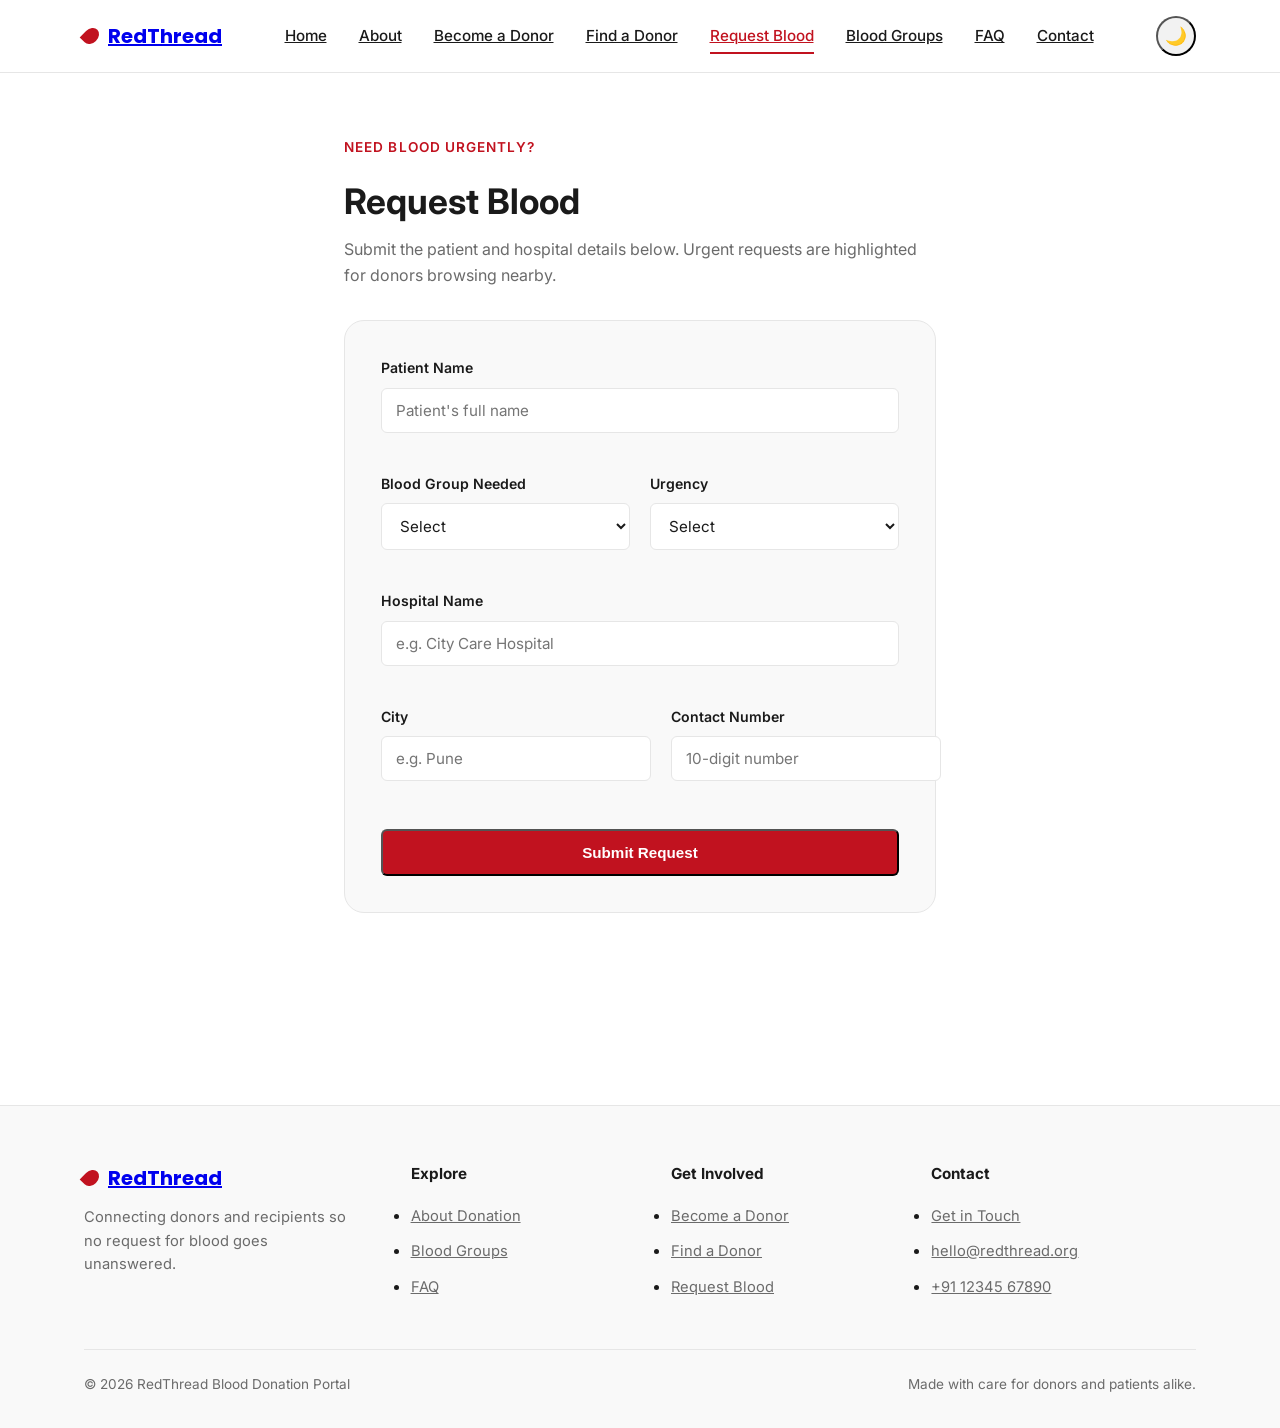
<file: request.html>
<!DOCTYPE html>
<html lang="en">
<head>
  <meta charset="UTF-8" />
  <meta name="viewport" content="width=device-width, initial-scale=1.0" />
  <title>Request Blood | RedThread</title>
  <link rel="stylesheet" href="css/style.css" />
  <link rel="stylesheet" href="css/form.css" />
  <link rel="stylesheet" href="css/responsive.css" />
</head>
<body>

  <header class="navbar">
    <div class="container">
      <a href="index.html" class="nav-logo">
        <span class="drop"></span>
        RedThread
      </a>

      <nav class="nav-links">
        <a href="index.html">Home</a>
        <a href="about.html">About</a>
        <a href="donor.html">Become a Donor</a>
        <a href="finddonor.html">Find a Donor</a>
        <a href="request.html">Request Blood</a>
        <a href="bloodgroups.html">Blood Groups</a>
        <a href="faq.html">FAQ</a>
        <a href="contact.html">Contact</a>
      </nav>

      <div class="nav-actions">
        <button class="theme-toggle" aria-label="Toggle dark mode">🌙</button>
        <button class="nav-toggle" aria-label="Open menu">
          <span></span><span></span><span></span>
        </button>
      </div>
    </div>
  </header>

  <main>
    <section class="section" style="padding-top:64px;">
      <div class="container" style="max-width:640px;">
        <p class="eyebrow">Need blood urgently?</p>
        <h1 style="font-size:2.2rem; margin:14px 0 8px;">Request Blood</h1>
        <p style="color:var(--color-gray-dark); margin-bottom:32px;">Submit the patient and hospital details below. Urgent requests are highlighted for donors browsing nearby.</p>

        <form id="request-form" class="app-form" novalidate>
          <div class="form-row">
            <label for="patientName">Patient Name</label>
            <input type="text" id="patientName" name="patientName" placeholder="Patient's full name" required />
            <span class="error-msg"></span>
          </div>

          <div class="form-row-group">
            <div class="form-row">
              <label for="bloodGroupNeeded">Blood Group Needed</label>
              <select id="bloodGroupNeeded" name="bloodGroupNeeded" required>
                <option value="">Select</option>
                <option>A+</option><option>A-</option>
                <option>B+</option><option>B-</option>
                <option>AB+</option><option>AB-</option>
                <option>O+</option><option>O-</option>
              </select>
              <span class="error-msg"></span>
            </div>
            <div class="form-row">
              <label for="urgency">Urgency</label>
              <select id="urgency" name="urgency" required>
                <option value="">Select</option>
                <option>Normal</option>
                <option>Urgent</option>
              </select>
              <span class="error-msg"></span>
            </div>
          </div>

          <div class="form-row">
            <label for="hospitalName">Hospital Name</label>
            <input type="text" id="hospitalName" name="hospitalName" placeholder="e.g. City Care Hospital" required />
            <span class="error-msg"></span>
          </div>

          <div class="form-row-group">
            <div class="form-row">
              <label for="reqCity">City</label>
              <input type="text" id="reqCity" name="city" placeholder="e.g. Pune" required />
              <span class="error-msg"></span>
            </div>
            <div class="form-row">
              <label for="contactNumber">Contact Number</label>
              <input type="tel" id="contactNumber" name="contactNumber" placeholder="10-digit number" required />
              <span class="error-msg"></span>
            </div>
          </div>

          <button type="submit" class="btn btn-primary" style="width:100%; margin-top:8px;">Submit Request</button>
        </form>
      </div>
    </section>

    <div id="success-popup" class="popup-overlay hidden">
      <div class="popup-box">
        <div class="popup-icon">✓</div>
        <h3>Request submitted</h3>
        <p>Your blood request is live. Matching donors in your city will be notified.</p>
        <button class="btn btn-primary" id="popup-close">Done</button>
      </div>
    </div>
  </main>

  <footer class="footer">
    <div class="container">
      <div class="footer-grid">
        <div class="footer-brand">
          <a href="index.html" class="nav-logo">
            <span class="drop"></span>
            RedThread
          </a>
          <p>Connecting donors and recipients so no request for blood goes unanswered.</p>
        </div>

        <div>
          <h4>Explore</h4>
          <ul>
            <li><a href="about.html">About Donation</a></li>
            <li><a href="bloodgroups.html">Blood Groups</a></li>
            <li><a href="faq.html">FAQ</a></li>
          </ul>
        </div>

        <div>
          <h4>Get Involved</h4>
          <ul>
            <li><a href="donor.html">Become a Donor</a></li>
            <li><a href="finddonor.html">Find a Donor</a></li>
            <li><a href="request.html">Request Blood</a></li>
          </ul>
        </div>

        <div>
          <h4>Contact</h4>
          <ul>
            <li><a href="contact.html">Get in Touch</a></li>
            <li><a href="mailto:hello@redthread.org">hello@redthread.org</a></li>
            <li><a href="tel:+911234567890">+91 12345 67890</a></li>
          </ul>
        </div>
      </div>

      <div class="footer-bottom">
        <span>© 2026 RedThread Blood Donation Portal</span>
        <span>Made with care for donors and patients alike.</span>
      </div>
    </div>
  </footer>

  <script src="js/script.js"></script>
  <script src="js/storage.js"></script>
  <script src="js/request.js"></script>
</body>
</html>
</file>
<file: css/style.css>
@import url('https://fonts.googleapis.com/css2?family=Poppins:wght@400;500;600;700;800&family=Inter:wght@400;500;600&display=swap');

/* ===== Design tokens ===== */
:root {
  --color-primary: #C1121F;
  --color-primary-dark: #8f0d16;
  --color-primary-light: #ffe3e6;
  --color-white: #ffffff;
  --color-gray: #F2F2F2;
  --color-gray-dark: #6b6b6b;
  --color-text: #1a1a1a;
  --color-bg: #ffffff;
  --color-surface: #F9F9F9;
  --color-border: #e6e6e6;

  --font-display: 'Poppins', sans-serif;
  --font-body: 'Inter', sans-serif;

  --radius-sm: 6px;
  --radius-md: 12px;
  --radius-lg: 20px;

  --shadow-sm: 0 1px 3px rgba(0,0,0,0.06);
  --shadow-md: 0 8px 24px rgba(0,0,0,0.08);

  --transition: 0.25s ease;
}

/* ===== Reset ===== */
* { margin: 0; padding: 0; box-sizing: border-box; }

html { scroll-behavior: smooth; }

body {
  font-family: var(--font-body);
  color: var(--color-text);
  background:
    linear-gradient(rgba(255,255,255,0.94), rgba(255,255,255,0.94)),
    url('https://images.unsplash.com/photo-1536856136534-bb679c52a9aa?fm=jpg&q=80&w=1600&auto=format&fit=crop');
  background-size: cover;
  background-position: center;
  background-attachment: fixed;
  background-repeat: no-repeat;
  transition: background var(--transition), color var(--transition);
  line-height: 1.6;
}

.container {
  max-width: 1160px;
  margin: 0 auto;
  padding: 0 24px;
}

/* ===== Navbar ===== */
.navbar {
  position: sticky;
  top: 0;
  z-index: 100;
  background: var(--color-bg);
  border-bottom: 1px solid var(--color-border);
}

.navbar .container {
  display: flex;
  align-items: center;
  justify-content: space-between;
  height: 72px;
}

.nav-logo {
  display: flex;
  align-items: center;
  gap: 10px;
  font-family: var(--font-display);
  font-weight: 700;
  font-size: 1.25rem;
}

.nav-logo .drop {
  width: 14px;
  height: 18px;
  background: var(--color-primary);
  border-radius: 50% 50% 50% 0;
  transform: rotate(45deg);
}

.nav-links {
  display: flex;
  align-items: center;
  gap: 32px;
}

.nav-links a {
  font-weight: 500;
  font-size: 0.95rem;
  color: var(--color-text);
  position: relative;
  padding: 4px 0;
  transition: color var(--transition);
}

.nav-links a::after {
  content: "";
  position: absolute;
  left: 0; bottom: -2px;
  width: 0;
  height: 2px;
  background: var(--color-primary);
  transition: width var(--transition);
}

.nav-links a:hover,
.nav-links a.active {
  color: var(--color-primary);
}

.nav-links a:hover::after,
.nav-links a.active::after {
  width: 100%;
}

.nav-actions {
  display: flex;
  align-items: center;
  gap: 14px;
}

.theme-toggle {
  width: 40px;
  height: 40px;
  border-radius: 50%;
  background: var(--color-gray);
  display: flex;
  align-items: center;
  justify-content: center;
  font-size: 1.1rem;
  transition: background var(--transition), transform var(--transition);
}

.theme-toggle:hover { transform: rotate(15deg); }

.nav-toggle {
  display: none;
  flex-direction: column;
  gap: 5px;
  background: none;
}
.nav-toggle span {
  width: 24px; height: 2px;
  background: var(--color-text);
  border-radius: 2px;
}

/* ===== Buttons ===== */
.btn {
  display: inline-flex;
  align-items: center;
  justify-content: center;
  padding: 13px 28px;
  border-radius: var(--radius-sm);
  font-weight: 600;
  font-size: 0.95rem;
  transition: transform var(--transition), box-shadow var(--transition), background var(--transition);
}

.btn-primary {
  background: var(--color-primary);
  color: #fff;
}
.btn-primary:hover {
  background: var(--color-primary-dark);
  box-shadow: var(--shadow-md);
  transform: translateY(-2px);
}

.btn-outline {
  background: transparent;
  color: var(--color-primary);
  border: 1.5px solid var(--color-primary);
}
.btn-outline:hover {
  background: var(--color-primary);
  color: #fff;
  transform: translateY(-2px);
}

/* ===== Footer ===== */
.footer {
  background: var(--color-surface);
  border-top: 1px solid var(--color-border);
  margin-top: 96px;
}

.footer .container {
  padding-top: 56px;
  padding-bottom: 32px;
}

.footer-grid {
  display: grid;
  grid-template-columns: 1.3fr 1fr 1fr 1.2fr;
  gap: 40px;
  padding-bottom: 40px;
}

.footer-brand p {
  color: var(--color-gray-dark);
  font-size: 0.92rem;
  margin-top: 12px;
  max-width: 30ch;
}

.footer h4 {
  font-size: 0.95rem;
  margin-bottom: 16px;
}

.footer ul li {
  margin-bottom: 10px;
}

.footer ul li a {
  color: var(--color-gray-dark);
  font-size: 0.92rem;
  transition: color var(--transition);
}

.footer ul li a:hover { color: var(--color-primary); }

.footer-bottom {
  border-top: 1px solid var(--color-border);
  padding-top: 24px;
  display: flex;
  justify-content: space-between;
  font-size: 0.85rem;
  color: var(--color-gray-dark);
}

/* ===== Dark mode ===== */
/* Redefining the variables thesemselves means every file that already uses
   var(--color-*) (home.css, form.css, etc.) updates automatically. */
body.dark-mode {
  --color-white: #17181a;
  --color-gray: #222325;
  --color-gray-dark: #a0a0a0;
  --color-text: #f0f0f0;
  --color-bg: #121314;
  --color-surface: #1c1d1f;
  --color-border: #2c2d2f;
  --color-primary-light: #3a1418;
}

/* ===== Utility ===== */
.section {
  padding: 96px 0;
}

.eyebrow {
  color: var(--color-primary);
  font-weight: 600;
  font-size: 0.85rem;
  letter-spacing: 0.08em;
  text-transform: uppercase;
}
</file>
<file: css/responsive.css>
/* ===== Tablet ===== */
@media (max-width: 960px) {
  .hero .container { grid-template-columns: 1fr; }
  .hero-visual { order: -1; aspect-ratio: 16/9; }
  .features-grid, .testimonials-grid { grid-template-columns: repeat(2, 1fr); }
  .donor-grid { grid-template-columns: repeat(2, 1fr); }
  .bg-grid { grid-template-columns: repeat(2, 1fr); }
  .footer-grid { grid-template-columns: 1fr 1fr; }
  .contact-grid { grid-template-columns: 1fr; }
}

/* ===== Mobile ===== */
@media (max-width: 680px) {
  .nav-links {
    position: absolute;
    top: 72px;
    left: 0;
    right: 0;
    background: var(--color-bg);
    border-bottom: 1px solid var(--color-border);
    flex-direction: column;
    align-items: flex-start;
    padding: 20px 24px;
    gap: 18px;
    display: none;
  }
  
  .nav-links.open { display: flex; }
  .nav-toggle { display: flex; }

  .hero-content h1 { font-size: 2.2rem; }
  .stats .container { grid-template-columns: 1fr; gap: 24px; }
  .features-grid, .testimonials-grid { grid-template-columns: 1fr; }
  .donor-grid { grid-template-columns: 1fr; }
  .bg-grid { grid-template-columns: 1fr 1fr; }
  .form-row-group { grid-template-columns: 1fr; }
  .footer-grid { grid-template-columns: 1fr; gap: 28px; }
  .footer-bottom { flex-direction: column; gap: 8px; }
  .search-bar { flex-direction: column; align-items: stretch; }
  .cta-banner { padding: 40px 24px; }
  .section { padding: 64px 0; }
}
</file>
<file: css/form.css>
/* ===== Forms ===== */
.app-form {
  background: var(--color-surface);
  border: 1px solid var(--color-border);
  border-radius: var(--radius-lg);
  padding: 36px;
}

.form-row {
  margin-bottom: 20px;
  display: flex;
  flex-direction: column;
}

.form-row-group {
  display: grid;
  grid-template-columns: 1fr 1fr;
  gap: 20px;
}

.form-row label {
  font-size: 0.88rem;
  font-weight: 600;
  margin-bottom: 8px;
}

.form-row input,
.form-row select,
.form-row textarea {
  padding: 12px 14px;
  border: 1.5px solid var(--color-border);
  border-radius: var(--radius-sm);
  background: var(--color-bg);
  color: var(--color-text);
  font-size: 0.95rem;
  font-family: var(--font-body);
  transition: border-color var(--transition);
}

.form-row input:focus,
.form-row select:focus,
.form-row textarea:focus {
  outline: none;
  border-color: var(--color-primary);
}

.form-row input.invalid,
.form-row select.invalid {
  border-color: var(--color-primary);
}

.error-msg {
  color: var(--color-primary);
  font-size: 0.8rem;
  min-height: 16px;
  margin-top: 4px;
}

/* ===== Success popup ===== */
.popup-overlay {
  position: fixed;
  inset: 0;
  background: rgba(0,0,0,0.5);
  display: flex;
  align-items: center;
  justify-content: center;
  z-index: 1000;
}

.popup-overlay.hidden { display: none; }

.popup-box {
  background: var(--color-bg);
  border-radius: var(--radius-lg);
  padding: 40px;
  max-width: 380px;
  text-align: center;
  box-shadow: var(--shadow-md);
}

.popup-icon {
  width: 56px;
  height: 56px;
  border-radius: 50%;
  background: var(--color-primary-light);
  color: var(--color-primary);
  font-size: 1.6rem;
  display: flex;
  align-items: center;
  justify-content: center;
  margin: 0 auto 16px;
}

.popup-box h3 { margin-bottom: 10px; }
.popup-box p { color: var(--color-gray-dark); font-size: 0.92rem; margin-bottom: 24px; }

/* ===== Find a Donor ===== */
.search-bar {
  display: flex;
  gap: 20px;
  align-items: flex-end;
  background: var(--color-surface);
  border: 1px solid var(--color-border);
  border-radius: var(--radius-md);
  padding: 24px;
  margin-bottom: 40px;
  flex-wrap: wrap;
}

.search-bar .form-row { margin-bottom: 0; min-width: 200px; }

.donor-grid {
  display: grid;
  grid-template-columns: repeat(3, 1fr);
  gap: 20px;
}

.donor-card {
  background: var(--color-bg);
  border: 1px solid var(--color-border);
  border-radius: var(--radius-md);
  padding: 24px;
  transition: transform var(--transition), box-shadow var(--transition);
}

.donor-card:hover {
  transform: translateY(-3px);
  box-shadow: var(--shadow-md);
}

.donor-card-top {
  display: flex;
  justify-content: space-between;
  align-items: center;
  margin-bottom: 14px;
}

.donor-avatar {
  width: 44px;
  height: 44px;
  border-radius: 50%;
  background: var(--color-primary);
  color: #fff;
  display: flex;
  align-items: center;
  justify-content: center;
  font-weight: 700;
  font-family: var(--font-display);
}

.donor-bg-badge {
  background: var(--color-primary-light);
  color: var(--color-primary);
  font-weight: 700;
  font-size: 0.85rem;
  padding: 4px 12px;
  border-radius: 999px;
}

.donor-card h3 { font-size: 1.05rem; margin-bottom: 6px; }
.donor-city, .donor-phone { color: var(--color-gray-dark); font-size: 0.88rem; }

/* ===== Blood group cards ===== */
.bg-grid {
  display: grid;
  grid-template-columns: repeat(4, 1fr);
  gap: 16px;
}

.bg-card {
  background: var(--color-surface);
  border: 1px solid var(--color-border);
  border-radius: var(--radius-md);
  padding: 24px;
  text-align: center;
}

.bg-type {
  font-family: var(--font-display);
  font-weight: 800;
  font-size: 1.6rem;
  color: var(--color-primary);
  margin-bottom: 10px;
}

.bg-card p { font-size: 0.85rem; color: var(--color-gray-dark); }

.compat-table {
  width: 100%;
  border-collapse: collapse;
  min-width: 560px;
}

.compat-table th, .compat-table td {
  padding: 14px 16px;
  border-bottom: 1px solid var(--color-border);
  text-align: left;
  font-size: 0.92rem;
}

.compat-table th {
  font-family: var(--font-display);
  color: var(--color-primary);
}

.checker-result .checker-card {
  background: var(--color-surface);
  border: 1px solid var(--color-border);
  border-radius: var(--radius-md);
  padding: 20px 24px;
}
.checker-result .checker-card p { margin-bottom: 8px; font-size: 0.92rem; }


  /* ===== FAQ accordion (native <details>/<summary>, no JS needed) ===== */
.faq-item {
  border-bottom: 1px solid var(--color-border);
}

.faq-question {
  width: 100%;
  list-style: none;
  cursor: pointer;
  padding: 20px 0;
  font-size: 1rem;
  font-weight: 600;
  display: flex;
  justify-content: space-between;
  align-items: center;
  color: var(--color-text);
}

.faq-question::-webkit-details-marker {
  display: none;
}

.faq-icon {
  color: var(--color-primary);
  font-size: 1.2rem;
  transition: transform var(--transition);
}

.faq-item[open] .faq-icon { transform: rotate(45deg); }

.faq-answer p {
  padding-bottom: 20px;
  color: var(--color-gray-dark);
  font-size: 0.92rem;
}

/* ===== Contact page ===== */
.contact-grid {
  display: grid;
  grid-template-columns: 1.3fr 1fr;
  gap: 32px;
  align-items: start;
}

.contact-info {
  background: var(--color-surface);
  border: 1px solid var(--color-border);
  border-radius: var(--radius-lg);
  padding: 32px;
}

.contact-info-item {
  margin-bottom: 24px;
}

.contact-info-item h4 {
  font-size: 0.85rem;
  text-transform: uppercase;
  letter-spacing: 0.06em;
  color: var(--color-primary);
  margin-bottom: 6px;
}

.contact-info-item p, .contact-info-item a {
  font-size: 0.95rem;
}

.hidden { display: none !important; }
</file>
